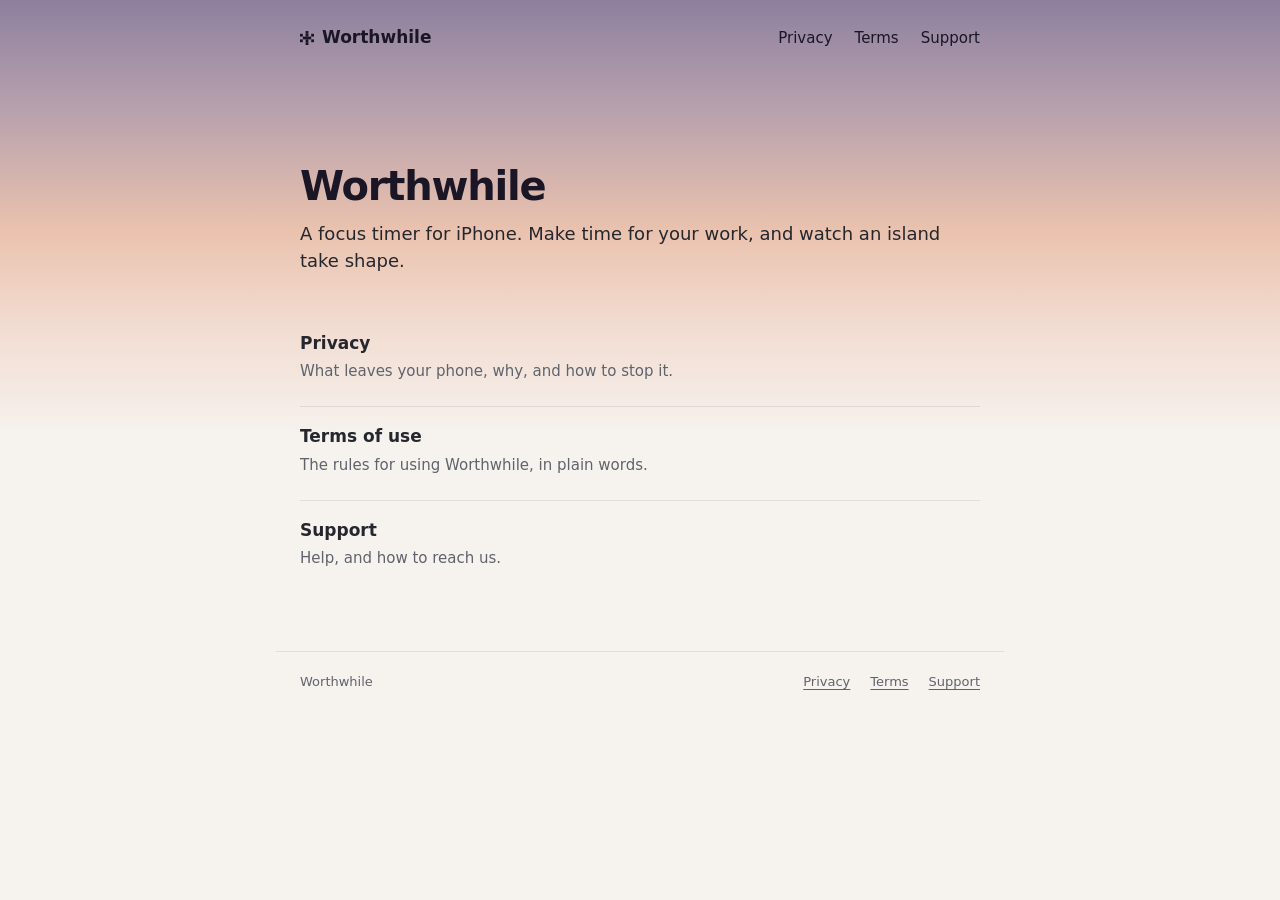
<file: index.html>
<!DOCTYPE html>
<!-- Owner: Claude (legal chat), 6 Nov 2026. Root of the public pages repo until a real website replaces it. Not legal advice. Look and tokens: ../style.css header. -->
<html lang="en">
<head>
<meta charset="utf-8">
<meta name="viewport" content="width=device-width, initial-scale=1">
<title>Worthwhile</title>
<meta name="description" content="Worthwhile, a focus timer for iPhone.">
<link rel="stylesheet" href="style.css">
</head>
<body>
<header class="top">
  <a class="brand" href="./"><svg class="mark" viewBox="0 0 5 5" aria-hidden="true"><rect x="2" y="0" width="1" height="1"/><rect x="0" y="1" width="1" height="1"/><rect x="2" y="1" width="1" height="1"/><rect x="4" y="1" width="1" height="1"/><rect x="1" y="2" width="3" height="1"/><rect x="0" y="3" width="1" height="1"/><rect x="2" y="3" width="1" height="1"/><rect x="4" y="3" width="1" height="1"/><rect x="2" y="4" width="1" height="1"/></svg>Worthwhile</a>
  <nav class="pages" aria-label="Pages"><a href="privacy/">Privacy</a><a href="terms/">Terms</a><a href="support/">Support</a></nav>
</header>

<main>
  <div class="head">
    <h1>Worthwhile</h1>
    <p class="lede">A focus timer for iPhone. Make time for your work, and watch an island take shape.</p>
  </div>
<ul class="doors">
  <li><a href="privacy/"><b>Privacy</b><span>What leaves your phone, why, and how to stop it.</span></a></li>
  <li><a href="terms/"><b>Terms of use</b><span>The rules for using Worthwhile, in plain words.</span></a></li>
  <li><a href="support/"><b>Support</b><span>Help, and how to reach us.</span></a></li>
</ul>
</main>

<footer>
  <span>Worthwhile</span>
  <a href="privacy/">Privacy</a><a href="terms/">Terms</a><a href="support/">Support</a>
</footer>
</body>
</html>
</file>
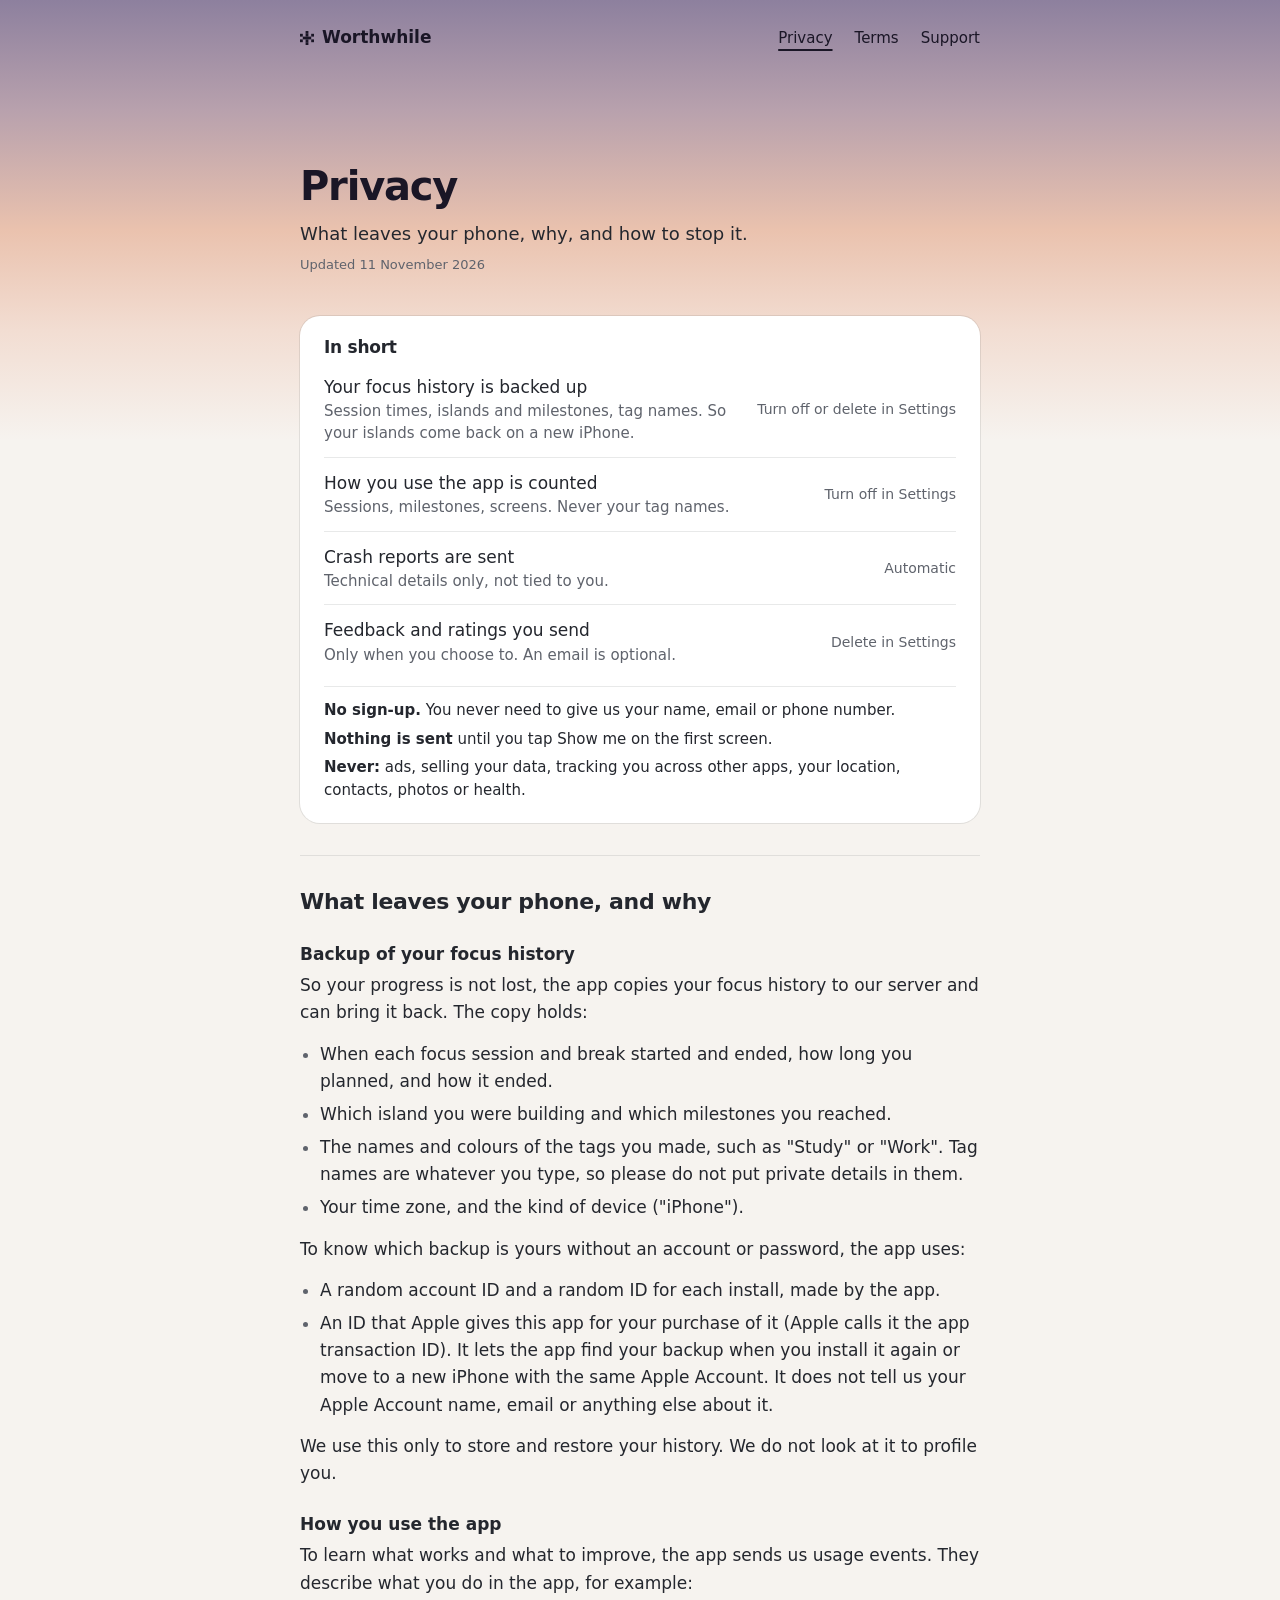
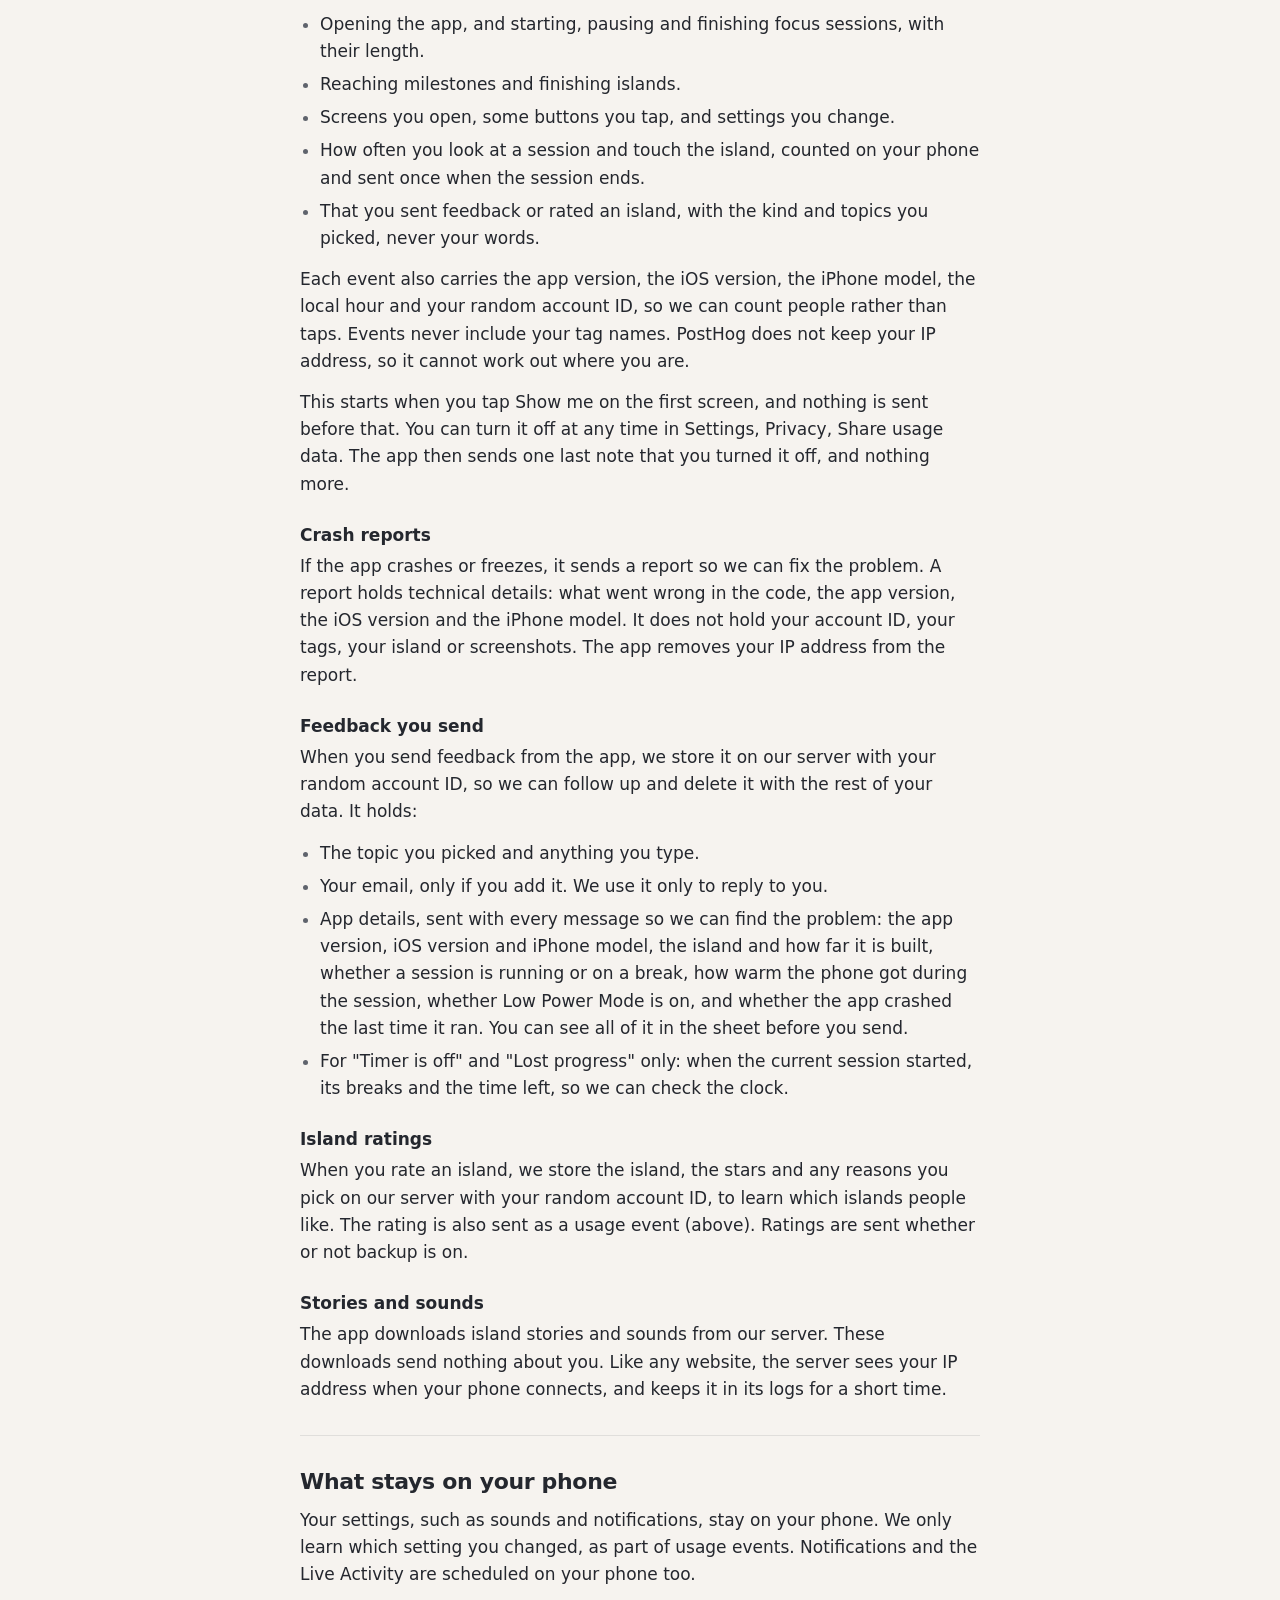
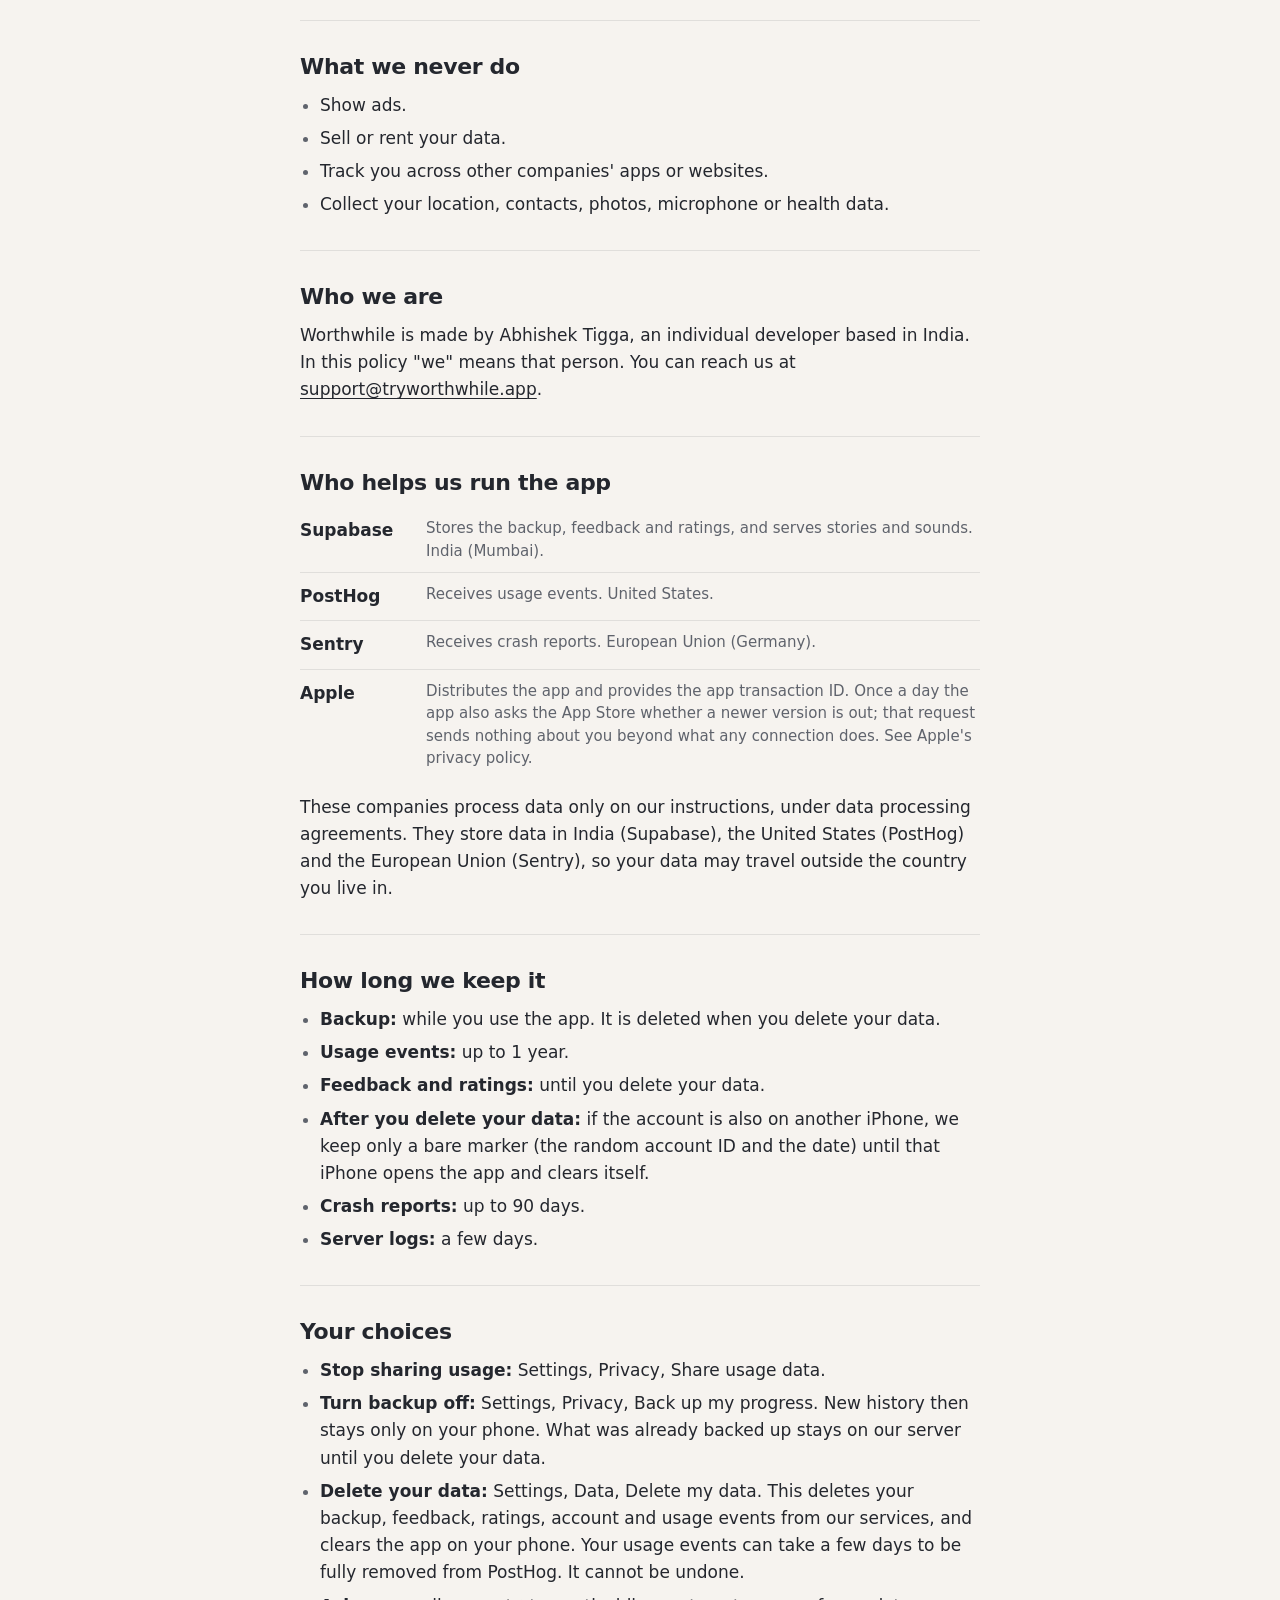
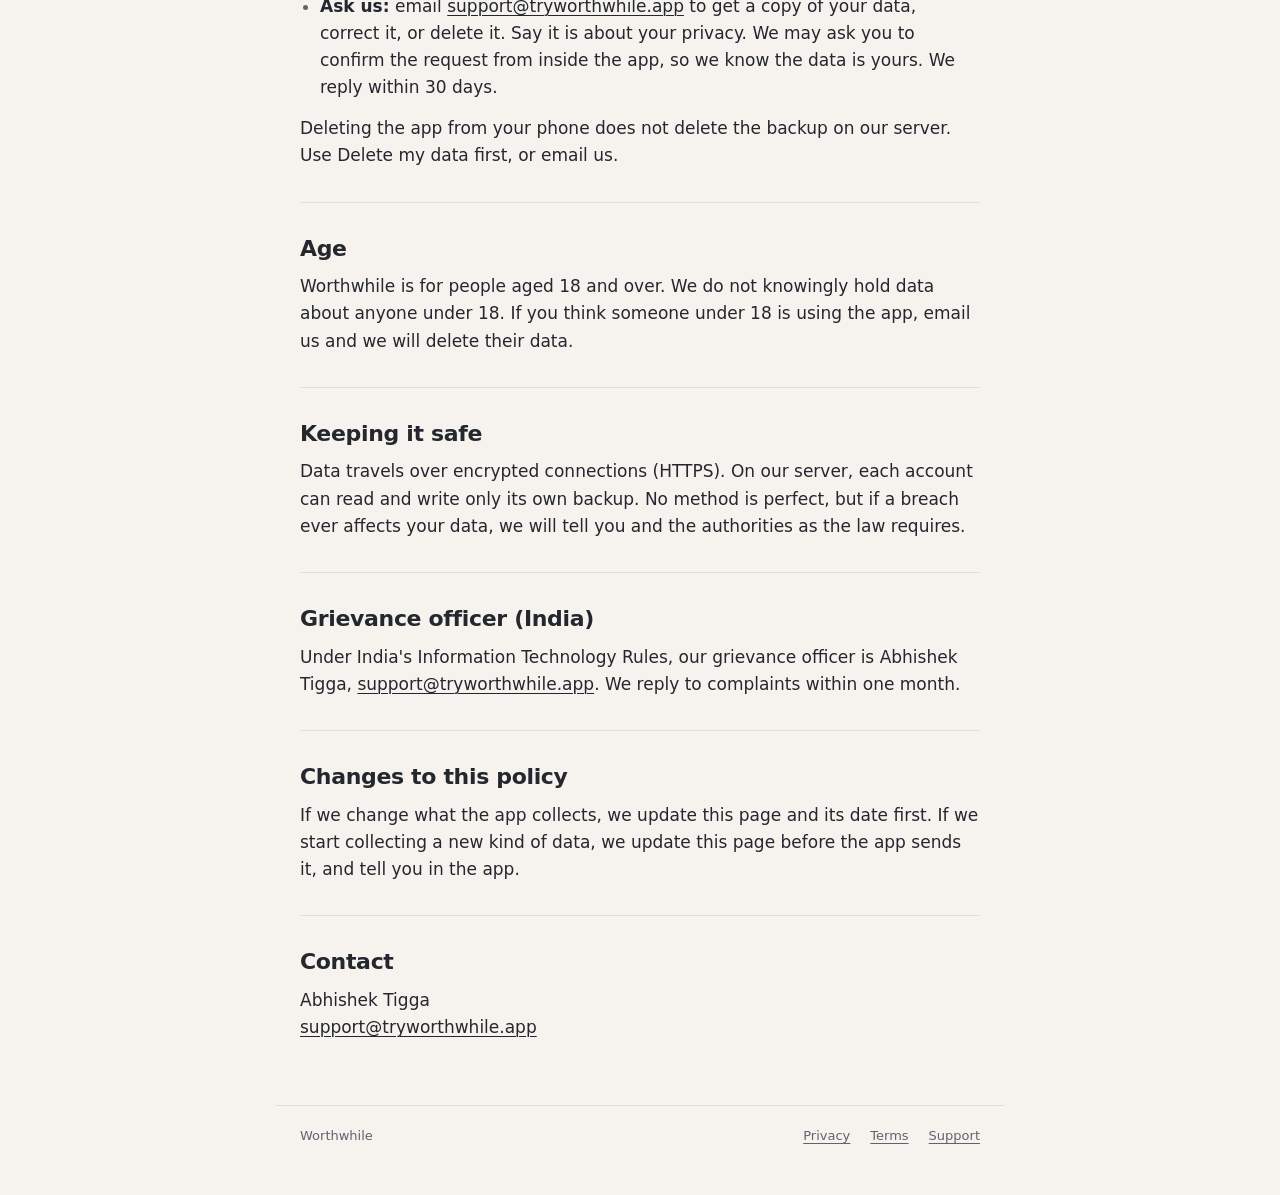
<file: privacy/index.html>
<!DOCTYPE html>
<!-- Owner: Claude (legal chat), 6 Nov 2026. Privacy policy for v1: backup on, usage analytics on (opt-out), no About you, Sentry without the account ID. Not legal advice. Look and tokens: ../style.css header. -->
<html lang="en">
<head>
<meta charset="utf-8">
<meta name="viewport" content="width=device-width, initial-scale=1">
<title>Privacy policy · Worthwhile</title>
<meta name="description" content="How the Worthwhile app handles your data.">
<link rel="stylesheet" href="../style.css">
</head>
<body>
<header class="top">
  <a class="brand" href="../"><svg class="mark" viewBox="0 0 5 5" aria-hidden="true"><rect x="2" y="0" width="1" height="1"/><rect x="0" y="1" width="1" height="1"/><rect x="2" y="1" width="1" height="1"/><rect x="4" y="1" width="1" height="1"/><rect x="1" y="2" width="3" height="1"/><rect x="0" y="3" width="1" height="1"/><rect x="2" y="3" width="1" height="1"/><rect x="4" y="3" width="1" height="1"/><rect x="2" y="4" width="1" height="1"/></svg>Worthwhile</a>
  <nav class="pages" aria-label="Pages"><a href="../privacy/" aria-current="page">Privacy</a><a href="../terms/">Terms</a><a href="../support/">Support</a></nav>
</header>

<main>
  <div class="head">
    <h1>Privacy</h1>
    <p class="lede">What leaves your phone, why, and how to stop it.</p>
    <p class="updated">Updated 11 November 2026</p>
  </div>

<div class="answer" aria-labelledby="answer-h">
<h2 id="answer-h">In short</h2>
<ul class="flows">
  <li><b>Your focus history is backed up</b><span class="detail">Session times, islands and milestones, tag names. So your islands come back on a new iPhone.</span><span class="act">Turn off or delete in Settings</span></li>
  <li><b>How you use the app is counted</b><span class="detail">Sessions, milestones, screens. Never your tag names.</span><span class="act">Turn off in Settings</span></li>
  <li><b>Crash reports are sent</b><span class="detail">Technical details only, not tied to you.</span><span class="act">Automatic</span></li>
  <li><b>Feedback and ratings you send</b><span class="detail">Only when you choose to. An email is optional.</span><span class="act">Delete in Settings</span></li>
</ul>
<div class="also">
  <p><b>No sign-up.</b> You never need to give us your name, email or phone number.</p>
  <p><b>Nothing is sent</b> until you tap Show me on the first screen.</p>
  <p><b>Never:</b> ads, selling your data, tracking you across other apps, your location, contacts, photos or health.</p>
</div>
</div>
<section id="sent" aria-labelledby="sent-h">
<h2 id="sent-h">What leaves your phone, and why</h2>
<h3>Backup of your focus history</h3>
<p>So your progress is not lost, the app copies your focus history to our server and can bring it back. The copy holds:</p>
<ul>
  <li>When each focus session and break started and ended, how long you planned, and how it ended.</li>
  <li>Which island you were building and which milestones you reached.</li>
  <li>The names and colours of the tags you made, such as "Study" or "Work". Tag names are whatever you type, so please do not put private details in them.</li>
  <li>Your time zone, and the kind of device ("iPhone").</li>
</ul>
<p>To know which backup is yours without an account or password, the app uses:</p>
<ul>
  <li>A random account ID and a random ID for each install, made by the app.</li>
  <li>An ID that Apple gives this app for your purchase of it (Apple calls it the app transaction ID). It lets the app find your backup when you install it again or move to a new iPhone with the same Apple Account. It does not tell us your Apple Account name, email or anything else about it.</li>
</ul>
<p>We use this only to store and restore your history. We do not look at it to profile you.</p>
<h3>How you use the app</h3>
<p>To learn what works and what to improve, the app sends us usage events. They describe what you do in the app, for example:</p>
<ul>
  <li>Opening the app, and starting, pausing and finishing focus sessions, with their length.</li>
  <li>Reaching milestones and finishing islands.</li>
  <li>Screens you open, some buttons you tap, and settings you change.</li>
  <li>How often you look at a session and touch the island, counted on your phone and sent once when the session ends.</li>
  <li>That you sent feedback or rated an island, with the kind and topics you picked, never your words.</li>
</ul>
<p>Each event also carries the app version, the iOS version, the iPhone model, the local hour and your random account ID, so we can count people rather than taps. Events never include your tag names. PostHog does not keep your IP address, so it cannot work out where you are.</p>
<p>This starts when you tap Show me on the first screen, and nothing is sent before that. You can turn it off at any time in Settings, Privacy, Share usage data. The app then sends one last note that you turned it off, and nothing more.</p>
<h3>Crash reports</h3>
<p>If the app crashes or freezes, it sends a report so we can fix the problem. A report holds technical details: what went wrong in the code, the app version, the iOS version and the iPhone model. It does not hold your account ID, your tags, your island or screenshots. The app removes your IP address from the report.</p>
<h3>Feedback you send</h3>
<p>When you send feedback from the app, we store it on our server with your random account ID, so we can follow up and delete it with the rest of your data. It holds:</p>
<ul>
  <li>The topic you picked and anything you type.</li>
  <li>Your email, only if you add it. We use it only to reply to you.</li>
  <li>App details, sent with every message so we can find the problem: the app version, iOS version and iPhone model, the island and how far it is built, whether a session is running or on a break, how warm the phone got during the session, whether Low Power Mode is on, and whether the app crashed the last time it ran. You can see all of it in the sheet before you send.</li>
  <li>For "Timer is off" and "Lost progress" only: when the current session started, its breaks and the time left, so we can check the clock.</li>
</ul>
<h3>Island ratings</h3>
<p>When you rate an island, we store the island, the stars and any reasons you pick on our server with your random account ID, to learn which islands people like. The rating is also sent as a usage event (above). Ratings are sent whether or not backup is on.</p>
<h3>Stories and sounds</h3>
<p>The app downloads island stories and sounds from our server. These downloads send nothing about you. Like any website, the server sees your IP address when your phone connects, and keeps it in its logs for a short time.</p>
</section>
<section id="stays" aria-labelledby="stays-h">
<h2 id="stays-h">What stays on your phone</h2>
<p>Your settings, such as sounds and notifications, stay on your phone. We only learn which setting you changed, as part of usage events. Notifications and the Live Activity are scheduled on your phone too.</p>
</section>
<section id="never" aria-labelledby="never-h">
<h2 id="never-h">What we never do</h2>
<ul>
  <li>Show ads.</li>
  <li>Sell or rent your data.</li>
  <li>Track you across other companies' apps or websites.</li>
  <li>Collect your location, contacts, photos, microphone or health data.</li>
</ul>
</section>
<section id="who" aria-labelledby="who-h">
<h2 id="who-h">Who we are</h2>
<p>Worthwhile is made by Abhishek Tigga, an individual developer based in India. In this policy "we" means that person. You can reach us at <a href="mailto:support@tryworthwhile.app">support@tryworthwhile.app</a>.</p>
</section>
<section id="services" aria-labelledby="services-h">
<h2 id="services-h">Who helps us run the app</h2>
<ul class="services">
  <li><b>Supabase</b><span>Stores the backup, feedback and ratings, and serves stories and sounds. India (Mumbai).</span></li>
  <li><b>PostHog</b><span>Receives usage events. United States.</span></li>
  <li><b>Sentry</b><span>Receives crash reports. European Union (Germany).</span></li>
  <li><b>Apple</b><span>Distributes the app and provides the app transaction ID. Once a day the app also asks the App Store whether a newer version is out; that request sends nothing about you beyond what any connection does. See Apple's privacy policy.</span></li>
</ul>
<p>These companies process data only on our instructions, under data processing agreements. They store data in India (Supabase), the United States (PostHog) and the European Union (Sentry), so your data may travel outside the country you live in.</p>
</section>
<section id="keep" aria-labelledby="keep-h">
<h2 id="keep-h">How long we keep it</h2>
<ul>
  <li><strong>Backup:</strong> while you use the app. It is deleted when you delete your data.</li>
  <li><strong>Usage events:</strong> up to 1 year.</li>
  <li><strong>Feedback and ratings:</strong> until you delete your data.</li>
  <li><strong>After you delete your data:</strong> if the account is also on another iPhone, we keep only a bare marker (the random account ID and the date) until that iPhone opens the app and clears itself.</li>
  <li><strong>Crash reports:</strong> up to 90 days.</li>
  <li><strong>Server logs:</strong> a few days.</li>
</ul>
</section>
<section id="choices" aria-labelledby="choices-h">
<h2 id="choices-h">Your choices</h2>
<ul>
  <li><strong>Stop sharing usage:</strong> Settings, Privacy, Share usage data.</li>
  <li><strong>Turn backup off:</strong> Settings, Privacy, Back up my progress. New history then stays only on your phone. What was already backed up stays on our server until you delete your data.</li>
  <li><strong>Delete your data:</strong> Settings, Data, Delete my data. This deletes your backup, feedback, ratings, account and usage events from our services, and clears the app on your phone. Your usage events can take a few days to be fully removed from PostHog. It cannot be undone.</li>
  <li><strong>Ask us:</strong> email <a href="mailto:support@tryworthwhile.app">support@tryworthwhile.app</a> to get a copy of your data, correct it, or delete it. Say it is about your privacy. We may ask you to confirm the request from inside the app, so we know the data is yours. We reply within 30 days.</li>
</ul>
<p>Deleting the app from your phone does not delete the backup on our server. Use Delete my data first, or email us.</p>
</section>
<section id="age" aria-labelledby="age-h">
<h2 id="age-h">Age</h2>
<p>Worthwhile is for people aged 18 and over. We do not knowingly hold data about anyone under 18. If you think someone under 18 is using the app, email us and we will delete their data.</p>
</section>
<section id="safe" aria-labelledby="safe-h">
<h2 id="safe-h">Keeping it safe</h2>
<p>Data travels over encrypted connections (HTTPS). On our server, each account can read and write only its own backup. No method is perfect, but if a breach ever affects your data, we will tell you and the authorities as the law requires.</p>
</section>
<section id="grievance" aria-labelledby="grievance-h">
<h2 id="grievance-h">Grievance officer (India)</h2>
<p>Under India's Information Technology Rules, our grievance officer is Abhishek Tigga, <a href="mailto:support@tryworthwhile.app">support@tryworthwhile.app</a>. We reply to complaints within one month.</p>
</section>
<section id="changes" aria-labelledby="changes-h">
<h2 id="changes-h">Changes to this policy</h2>
<p>If we change what the app collects, we update this page and its date first. If we start collecting a new kind of data, we update this page before the app sends it, and tell you in the app.</p>
</section>
<section id="contact" aria-labelledby="contact-h">
<h2 id="contact-h">Contact</h2>
<p>Abhishek Tigga<br><a href="mailto:support@tryworthwhile.app">support@tryworthwhile.app</a></p>
</section>
</main>

<footer>
  <span>Worthwhile</span>
  <a href="../privacy/">Privacy</a><a href="../terms/">Terms</a><a href="../support/">Support</a>
</footer>
</body>
</html>
</file>
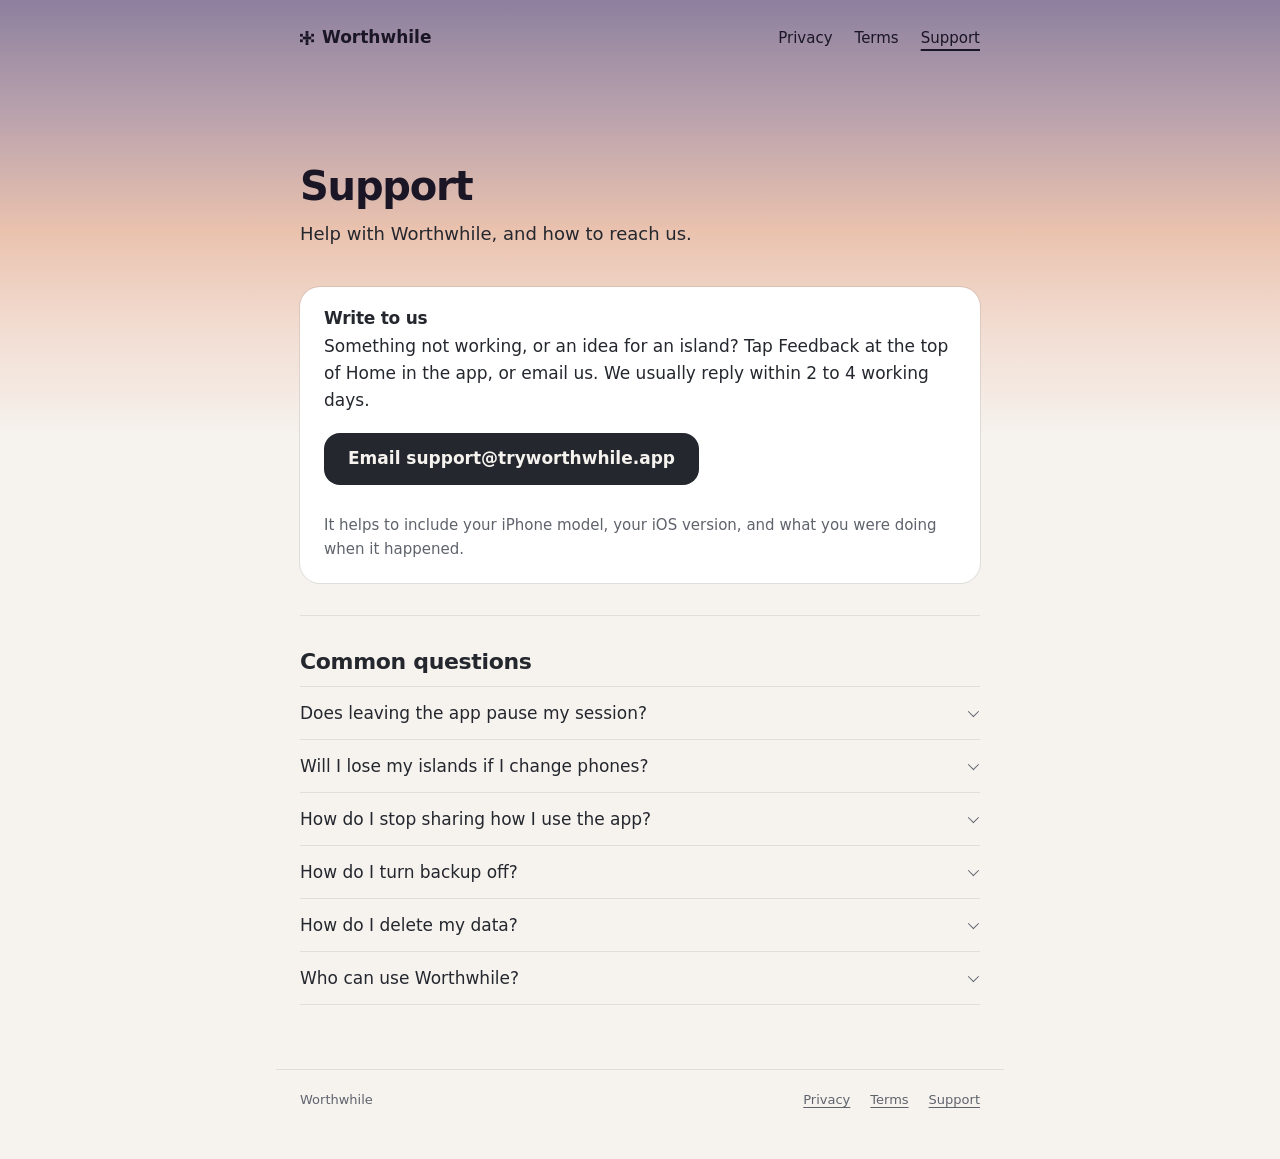
<file: support/index.html>
<!DOCTYPE html>
<!-- Owner: Claude (legal chat), 6 Nov 2026. Support page for v1 (the App Store's Support URL). Not legal advice. Look and tokens: ../style.css header. -->
<html lang="en">
<head>
<meta charset="utf-8">
<meta name="viewport" content="width=device-width, initial-scale=1">
<title>Support · Worthwhile</title>
<meta name="description" content="Get help with the Worthwhile app.">
<link rel="stylesheet" href="../style.css">
</head>
<body>
<header class="top">
  <a class="brand" href="../"><svg class="mark" viewBox="0 0 5 5" aria-hidden="true"><rect x="2" y="0" width="1" height="1"/><rect x="0" y="1" width="1" height="1"/><rect x="2" y="1" width="1" height="1"/><rect x="4" y="1" width="1" height="1"/><rect x="1" y="2" width="3" height="1"/><rect x="0" y="3" width="1" height="1"/><rect x="2" y="3" width="1" height="1"/><rect x="4" y="3" width="1" height="1"/><rect x="2" y="4" width="1" height="1"/></svg>Worthwhile</a>
  <nav class="pages" aria-label="Pages"><a href="../privacy/">Privacy</a><a href="../terms/">Terms</a><a href="../support/" aria-current="page">Support</a></nav>
</header>

<main>
  <div class="head">
    <h1>Support</h1>
    <p class="lede">Help with Worthwhile, and how to reach us.</p>
  </div>

<div class="answer" aria-labelledby="answer-h">
<h2 id="answer-h">Write to us</h2>
<p>Something not working, or an idea for an island? Tap Feedback at the top of Home in the app, or email us. We usually reply within 2 to 4 working days.</p>
<p><a class="button" href="mailto:support@tryworthwhile.app">Email support@tryworthwhile.app</a></p>
<p class="small">It helps to include your iPhone model, your iOS version, and what you were doing when it happened.</p>
</div>
<section id="faq" aria-labelledby="faq-h">
<h2 id="faq-h">Common questions</h2>
<details><summary>Does leaving the app pause my session?</summary><p>No. Your session keeps going while you use other apps or lock your phone. When you come back, the island catches up.</p></details>
<details><summary>Will I lose my islands if I change phones?</summary><p>Not if backup is on. Install Worthwhile again with the same Apple Account, on this iPhone or a new one, and your history comes back.</p></details>
<details><summary>How do I stop sharing how I use the app?</summary><p>Settings, Privacy, Share usage data. Nothing more is sent after that.</p></details>
<details><summary>How do I turn backup off?</summary><p>Settings, Privacy, Back up my progress. New history then stays only on this phone. What was already backed up stays on our server until you delete your data.</p></details>
<details><summary>How do I delete my data?</summary><p>Settings, Data, Delete my data. You need to be online. This removes your backup, feedback, ratings and usage data from our services and clears the app on your phone. Deleting the app alone does not remove the backup. You can also email us. See the <a href="../privacy/">privacy policy</a>.</p></details>
<details><summary>Who can use Worthwhile?</summary><p>People aged 18 and over.</p></details>
</section>
</main>

<footer>
  <span>Worthwhile</span>
  <a href="../privacy/">Privacy</a><a href="../terms/">Terms</a><a href="../support/">Support</a>
</footer>
</body>
</html>
</file>
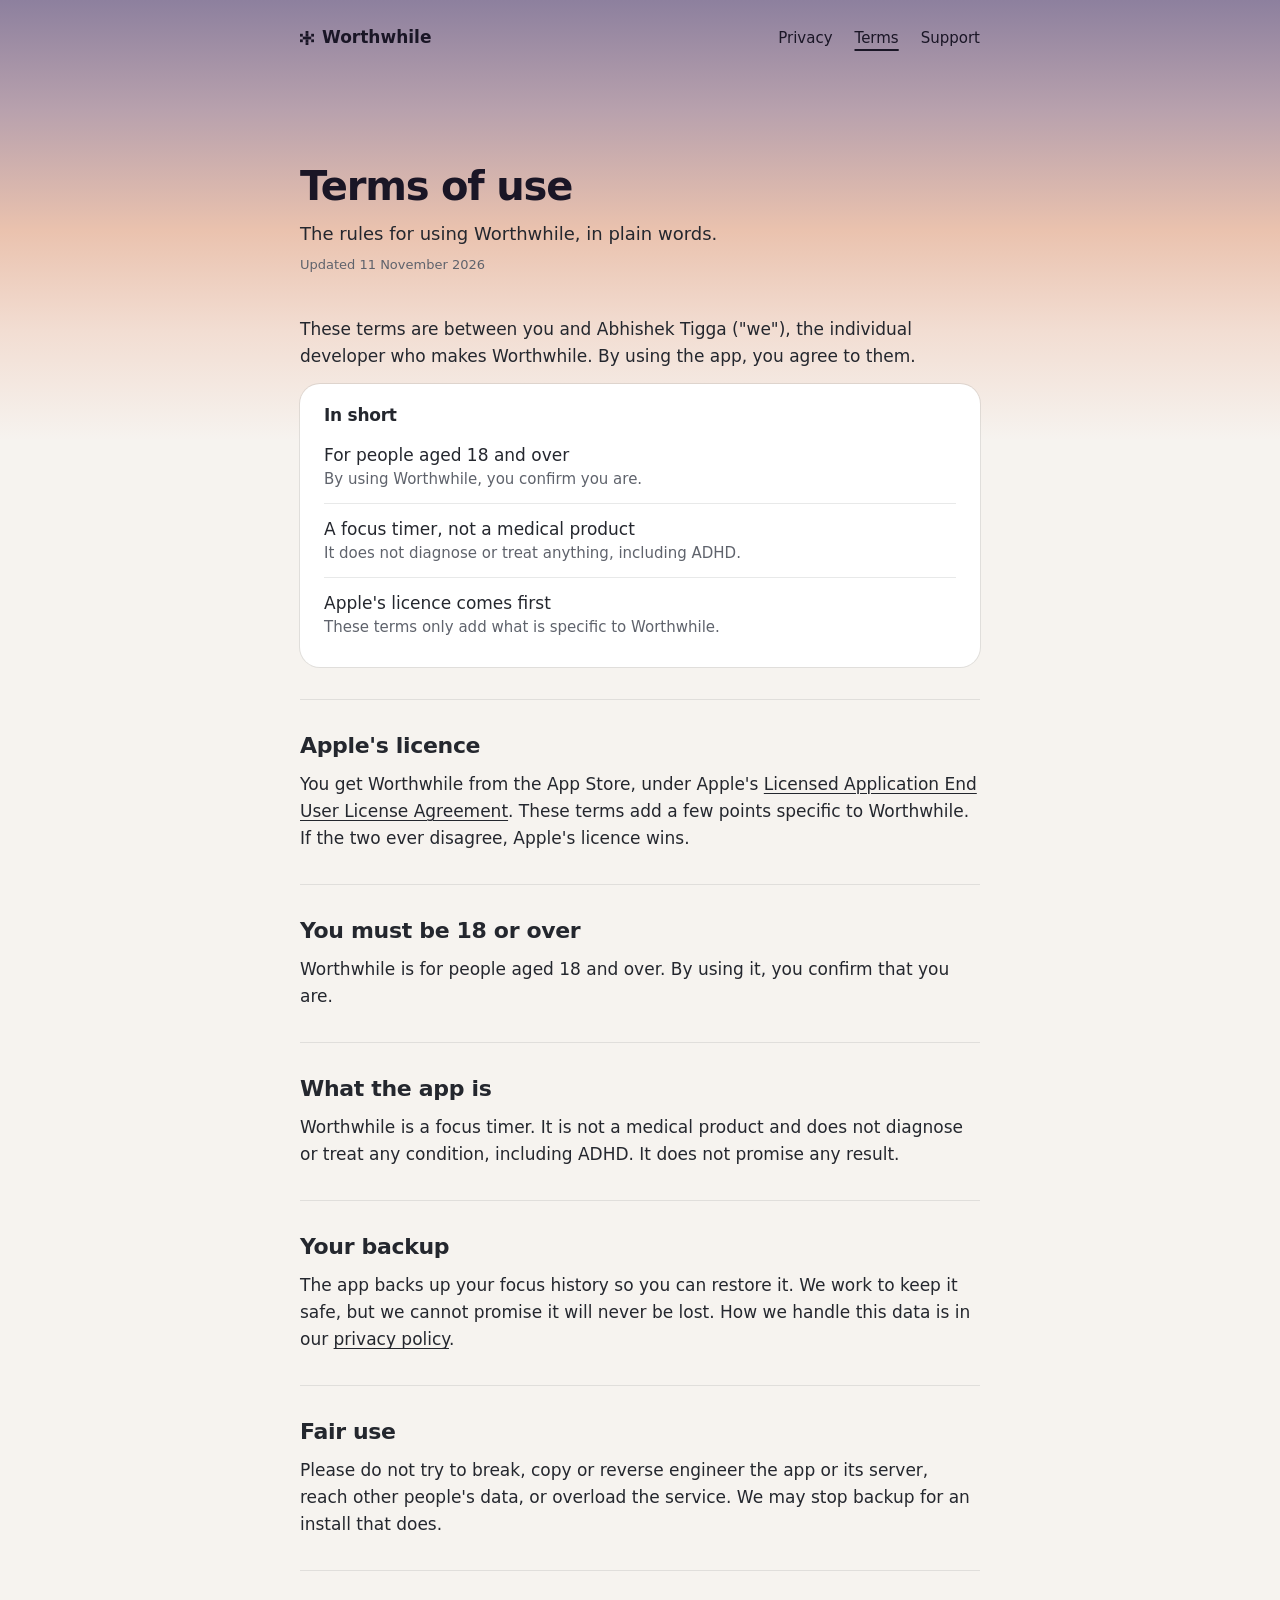
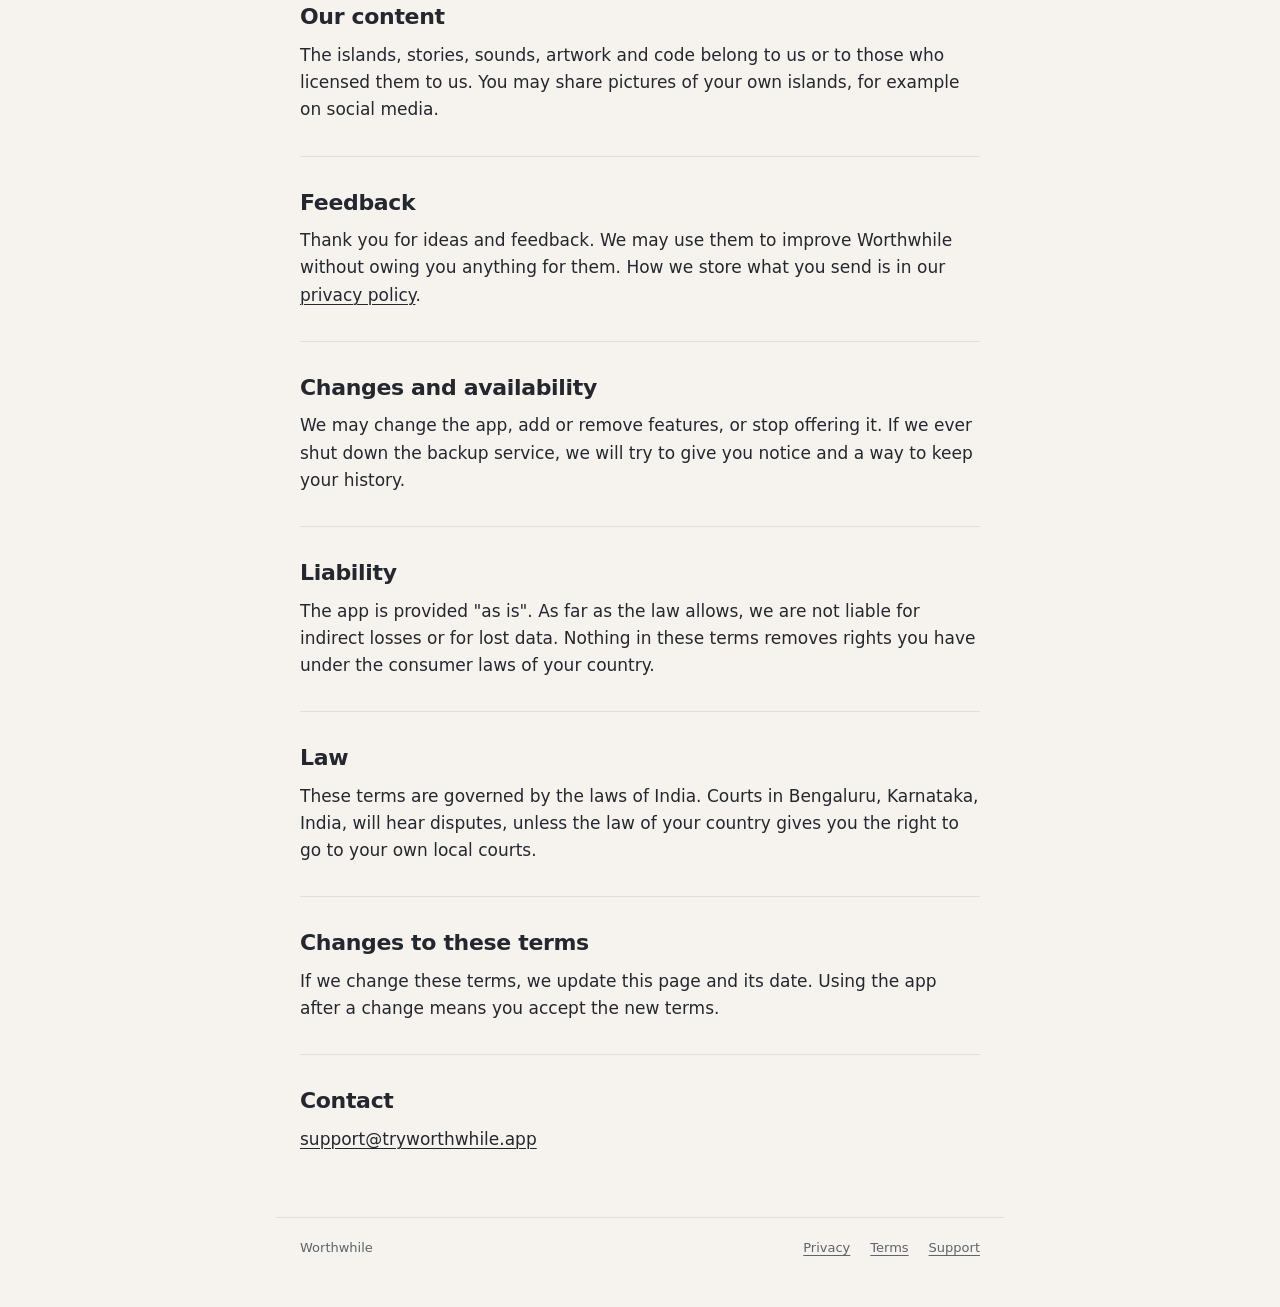
<file: terms/index.html>
<!DOCTYPE html>
<!-- Owner: Claude (legal chat), 6 Nov 2026. Terms of use for v1, next to Apple's standard licence (EULA). Not legal advice. Look and tokens: ../style.css header. -->
<html lang="en">
<head>
<meta charset="utf-8">
<meta name="viewport" content="width=device-width, initial-scale=1">
<title>Terms of use · Worthwhile</title>
<meta name="description" content="The terms for using the Worthwhile app.">
<link rel="stylesheet" href="../style.css">
</head>
<body>
<header class="top">
  <a class="brand" href="../"><svg class="mark" viewBox="0 0 5 5" aria-hidden="true"><rect x="2" y="0" width="1" height="1"/><rect x="0" y="1" width="1" height="1"/><rect x="2" y="1" width="1" height="1"/><rect x="4" y="1" width="1" height="1"/><rect x="1" y="2" width="3" height="1"/><rect x="0" y="3" width="1" height="1"/><rect x="2" y="3" width="1" height="1"/><rect x="4" y="3" width="1" height="1"/><rect x="2" y="4" width="1" height="1"/></svg>Worthwhile</a>
  <nav class="pages" aria-label="Pages"><a href="../privacy/">Privacy</a><a href="../terms/" aria-current="page">Terms</a><a href="../support/">Support</a></nav>
</header>

<main>
  <div class="head">
    <h1>Terms of use</h1>
    <p class="lede">The rules for using Worthwhile, in plain words.</p>
    <p class="updated">Updated 11 November 2026</p>
  </div>

<p>These terms are between you and Abhishek Tigga ("we"), the individual developer who makes Worthwhile. By using the app, you agree to them.</p>
<div class="answer" aria-labelledby="answer-h">
<h2 id="answer-h">In short</h2>
<ul class="flows">
  <li><b>For people aged 18 and over</b><span class="detail">By using Worthwhile, you confirm you are.</span></li>
  <li><b>A focus timer, not a medical product</b><span class="detail">It does not diagnose or treat anything, including ADHD.</span></li>
  <li><b>Apple's licence comes first</b><span class="detail">These terms only add what is specific to Worthwhile.</span></li>
</ul>
</div>
<section id="apple" aria-labelledby="apple-h">
<h2 id="apple-h">Apple's licence</h2>
<p>You get Worthwhile from the App Store, under Apple's <a href="https://www.apple.com/legal/internet-services/itunes/dev/stdeula/">Licensed Application End User License Agreement</a>. These terms add a few points specific to Worthwhile. If the two ever disagree, Apple's licence wins.</p>
</section>
<section id="age" aria-labelledby="age-h">
<h2 id="age-h">You must be 18 or over</h2>
<p>Worthwhile is for people aged 18 and over. By using it, you confirm that you are.</p>
</section>
<section id="what" aria-labelledby="what-h">
<h2 id="what-h">What the app is</h2>
<p>Worthwhile is a focus timer. It is not a medical product and does not diagnose or treat any condition, including ADHD. It does not promise any result.</p>
</section>
<section id="backup" aria-labelledby="backup-h">
<h2 id="backup-h">Your backup</h2>
<p>The app backs up your focus history so you can restore it. We work to keep it safe, but we cannot promise it will never be lost. How we handle this data is in our <a href="../privacy/">privacy policy</a>.</p>
</section>
<section id="fair" aria-labelledby="fair-h">
<h2 id="fair-h">Fair use</h2>
<p>Please do not try to break, copy or reverse engineer the app or its server, reach other people's data, or overload the service. We may stop backup for an install that does.</p>
</section>
<section id="content" aria-labelledby="content-h">
<h2 id="content-h">Our content</h2>
<p>The islands, stories, sounds, artwork and code belong to us or to those who licensed them to us. You may share pictures of your own islands, for example on social media.</p>
</section>
<section id="feedback" aria-labelledby="feedback-h">
<h2 id="feedback-h">Feedback</h2>
<p>Thank you for ideas and feedback. We may use them to improve Worthwhile without owing you anything for them. How we store what you send is in our <a href="../privacy/">privacy policy</a>.</p>
</section>
<section id="changes" aria-labelledby="changes-h">
<h2 id="changes-h">Changes and availability</h2>
<p>We may change the app, add or remove features, or stop offering it. If we ever shut down the backup service, we will try to give you notice and a way to keep your history.</p>
</section>
<section id="liability" aria-labelledby="liability-h">
<h2 id="liability-h">Liability</h2>
<p>The app is provided "as is". As far as the law allows, we are not liable for indirect losses or for lost data. Nothing in these terms removes rights you have under the consumer laws of your country.</p>
</section>
<section id="law" aria-labelledby="law-h">
<h2 id="law-h">Law</h2>
<p>These terms are governed by the laws of India. Courts in Bengaluru, Karnataka, India, will hear disputes, unless the law of your country gives you the right to go to your own local courts.</p>
</section>
<section id="updates" aria-labelledby="updates-h">
<h2 id="updates-h">Changes to these terms</h2>
<p>If we change these terms, we update this page and its date. Using the app after a change means you accept the new terms.</p>
</section>
<section id="contact" aria-labelledby="contact-h">
<h2 id="contact-h">Contact</h2>
<p><a href="mailto:support@tryworthwhile.app">support@tryworthwhile.app</a></p>
</section>
</main>

<footer>
  <span>Worthwhile</span>
  <a href="../privacy/">Privacy</a><a href="../terms/">Terms</a><a href="../support/">Support</a>
</footer>
</body>
</html>
</file>
<file: style.css>
/* Owner: Claude (legal chat), 6 Nov 2026. Round 3: simple and quiet, at Abhishek's request.
   Home's horizon colours at the top of the page (lavender #8d809e into peach #eac2ae), fading to Paper #f6f3ef,
   which carries most of the page. No navy, no stars, no island, one light appearance.
   Type is SF Pro: title 40 Semibold (near Display 41), section titles 22 Semibold, reading text 17 at 1.6.
   Ink #24272e on paper, Slate #5f636c secondary, Night ink #1a1626 on the lavender. Radius.card 20, Radius.button 16,
   52 px button, 44 px targets. The voxel asterisk is the mark (design-system.md, Rules, "App mark"). */

:root {
  color-scheme: light;
  --lavender: #8d809e;
  --peach: #eac2ae;
  --paper: #f6f3ef;
  --ink: #24272e;
  --night-ink: #1a1626;
  --slate: #5f636c;
  --caution: #f3c58a;
  --rule: rgba(36, 39, 46, 0.10);
  --measure: 680px;
  --margin: 24px;
}

* { box-sizing: border-box; }
html {
  -webkit-text-size-adjust: 100%;
  background-color: var(--paper);
  background-image: linear-gradient(180deg,
    var(--lavender) 0px,
    #b8a1ad 110px,
    var(--peach) 230px,
    #f2ddd2 330px,
    var(--paper) 440px);
  background-repeat: no-repeat;
  background-size: 100% 440px;
}
body {
  margin: 0;
  color: var(--ink);
  font-family: -apple-system, BlinkMacSystemFont, "SF Pro Text", system-ui, "Helvetica Neue", Arial, sans-serif;
  font-size: 1.0625rem;
  line-height: 1.6;
  -webkit-font-smoothing: antialiased;
}
a { color: inherit; text-underline-offset: 3px; text-decoration-thickness: 1px; }
:focus-visible { outline: 2px solid var(--night-ink); outline-offset: 3px; border-radius: 4px; }

.top, main, footer { max-width: calc(var(--measure) + 2 * var(--margin)); margin: 0 auto; padding-left: var(--margin); padding-right: var(--margin); }

.top { display: flex; align-items: center; justify-content: space-between; gap: 16px; padding-top: 16px; }
.brand { display: inline-flex; align-items: center; gap: 8px; min-height: 44px; color: var(--night-ink); text-decoration: none; font-weight: 600; }
.mark { width: 14px; height: 14px; flex: none; }
.mark rect { fill: var(--night-ink); }
nav.pages { display: flex; gap: 2px; margin-right: -10px; }
nav.pages a { display: inline-flex; align-items: center; min-height: 44px; padding: 0 10px; color: var(--night-ink); text-decoration: none; font-size: 0.9375rem; font-weight: 500; }
nav.pages a:hover, nav.pages a[aria-current="page"] { text-decoration: underline; text-decoration-thickness: 1.5px; text-underline-offset: 6px; }

.head { padding: 104px 0 40px; }
h1 { margin: 0; font-size: 2.5rem; line-height: 1.1; font-weight: 600; letter-spacing: -0.03em; color: var(--night-ink); }
.lede { margin: 12px 0 0; font-size: 1.125rem; line-height: 1.5; color: var(--ink); }
.updated { margin: 8px 0 0; font-size: 0.8125rem; color: var(--slate); }

section { padding-top: 32px; margin-top: 32px; border-top: 1px solid var(--rule); }
h2 { margin: 0 0 10px; font-size: 1.375rem; line-height: 1.3; font-weight: 600; letter-spacing: -0.015em; }
h3 { margin: 24px 0 4px; font-size: 1.0625rem; font-weight: 600; }
p { margin: 0 0 14px; }
ul { margin: 0 0 14px; padding-left: 20px; }
li { margin: 0 0 6px; }
li::marker { color: var(--slate); }
strong { font-weight: 600; }
.small { font-size: 0.9375rem; color: var(--slate); }

/* The one surface: "In short" at the top of each page. */
.answer { background: #fff; border-radius: 20px; padding: 20px 24px 8px; box-shadow: 0 0 0 1px var(--rule); margin: 0 0 8px; }
.answer h2 { font-size: 1.0625rem; margin: 0 0 4px; }
.flows { list-style: none; padding: 0; margin: 0 0 8px; }
.flows li { display: grid; grid-template-columns: minmax(0, 1fr) auto; gap: 0 20px; padding: 12px 0; margin: 0; border-top: 1px solid var(--rule); }
.flows li:first-child { border-top: 0; }
.flows b { font-weight: 500; }
.flows .detail { grid-column: 1; color: var(--slate); font-size: 0.9375rem; line-height: 1.45; }
.flows .act { grid-column: 2; grid-row: 1 / span 2; align-self: center; font-size: 0.875rem; color: var(--slate); text-align: right; white-space: nowrap; }
.also { padding: 12px 0 8px; border-top: 1px solid var(--rule); font-size: 0.9375rem; line-height: 1.5; }
.also p { margin: 0 0 6px; }
.also b { font-weight: 600; }
.answer .button { margin: 4px 0 14px; }

.services { list-style: none; padding: 0; margin: 4px 0 14px; }
.services li { display: grid; grid-template-columns: 110px minmax(0, 1fr); gap: 0 16px; padding: 10px 0; margin: 0; border-top: 1px solid var(--rule); }
.services li:first-child { border-top: 0; }
.services span { color: var(--slate); font-size: 0.9375rem; line-height: 1.5; }

.button { display: inline-flex; align-items: center; justify-content: center; min-height: 52px; padding: 0 24px; border-radius: 16px; background: var(--ink); color: var(--paper); font-weight: 600; text-decoration: none; }
.button:active { transform: scale(0.97); }

details { border-top: 1px solid var(--rule); }
details:last-of-type { border-bottom: 1px solid var(--rule); }
summary { list-style: none; cursor: pointer; display: flex; justify-content: space-between; align-items: center; gap: 16px; min-height: 52px; padding: 10px 0; font-weight: 500; }
summary::-webkit-details-marker { display: none; }
summary::after { content: ""; flex: none; width: 7px; height: 7px; margin-right: 4px; border-right: 1.5px solid var(--slate); border-bottom: 1.5px solid var(--slate); transform: rotate(45deg) translateY(-2px); }
details[open] summary::after { transform: rotate(225deg); }
details > p { margin: 0 0 16px; }

.doors { list-style: none; padding: 0; margin: 0; }
.doors a { display: block; padding: 16px 0; border-top: 1px solid var(--rule); text-decoration: none; }
.doors li:first-child a { border-top: 0; }
.doors b { display: block; font-weight: 600; }
.doors span { color: var(--slate); font-size: 0.9375rem; }

footer { margin-top: 64px; padding-top: 20px; padding-bottom: 48px; border-top: 1px solid var(--rule); display: flex; flex-wrap: wrap; gap: 8px 20px; font-size: 0.8125rem; color: var(--slate); }
footer span { margin-right: auto; }
footer a { color: var(--slate); }

/* Draft markers: remove before publishing. */
.draft { margin: 0 0 24px; padding: 12px 16px; border-radius: 12px; font-size: 0.875rem; line-height: 1.45; background: rgba(243, 197, 138, 0.16); box-shadow: inset 0 0 0 1px var(--caution); }
mark.todo { color: inherit; background: rgba(243, 197, 138, 0.32); border-radius: 4px; padding: 0 3px; box-shadow: inset 0 0 0 1px rgba(201, 138, 43, 0.55); }

@media (max-width: 600px) {
  :root { --margin: 20px; }
  .top { flex-wrap: wrap; gap: 0; }
  nav.pages { margin-left: -10px; margin-right: 0; }
  .head { padding-top: 56px; padding-bottom: 32px; }
  h1 { font-size: 2.125rem; }
  .answer { padding: 16px 18px 6px; }
  .flows li { grid-template-columns: minmax(0, 1fr); }
  .flows .act { grid-column: 1; grid-row: auto; text-align: left; white-space: normal; padding-top: 2px; color: var(--ink); }
  .services li { grid-template-columns: minmax(0, 1fr); }
}
</file>
